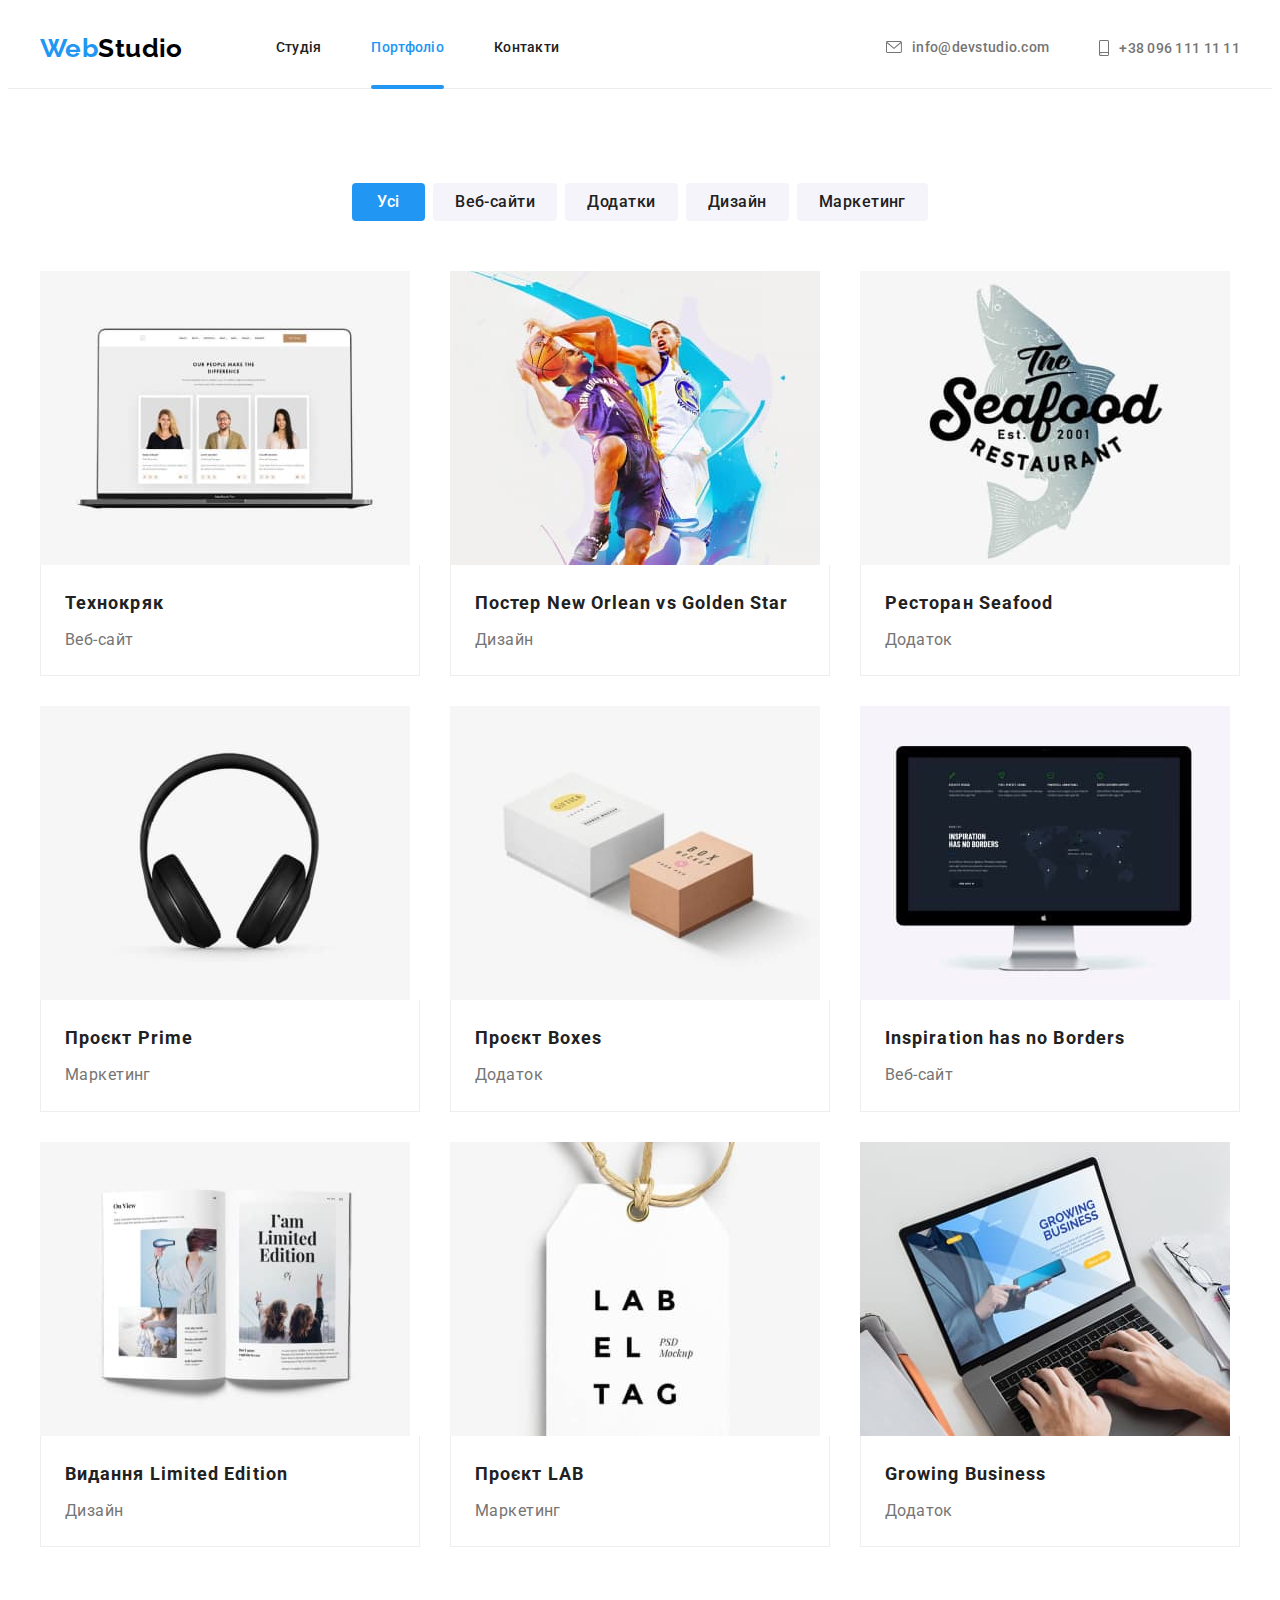
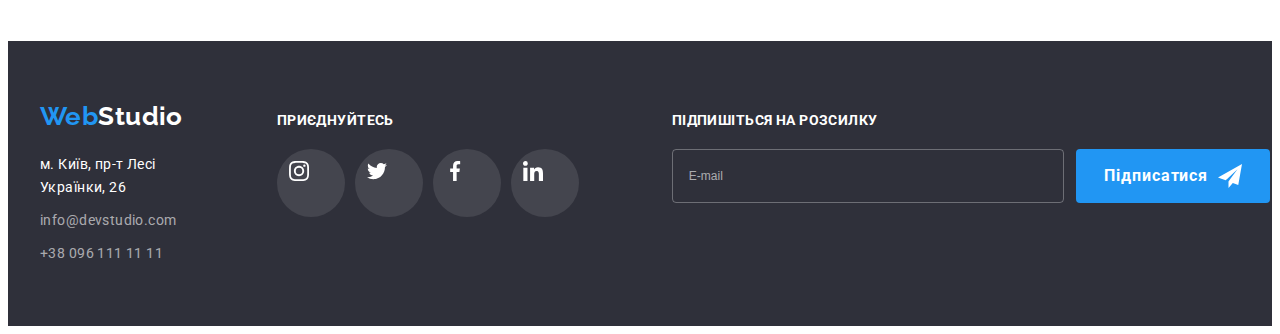
<file: portfolio.html>
<!DOCTYPE html>
<html lang="uk">
  <head>
    <meta charset="UTF-8" />
    <meta http-equiv="X-UA-Compatible" content="IE=edge" />
    <meta name="viewport" content="width=device-width, initial-scale=1.0" />
    <link rel="preconnect" href="https://fonts.googleapis.com" />
    <link rel="preconnect" href="https://fonts.gstatic.com" crossorigin />
    <link
      href="https://fonts.googleapis.com/css2?family=Raleway:wght@700&family=Roboto:wght@400;500;700;900&display=swap"
      rel="stylesheet"
    />
    <link
      rel="stylesheet"
      href="https://cdnjs.cloudflare.com/ajax/libs/modern-normalize/1.1.0/modern-normalize.min.css"
      integrity="sha512-wpPYUAdjBVSE4KJnH1VR1HeZfpl1ub8YT/NKx4PuQ5NmX2tKuGu6U/JRp5y+Y8XG2tV+wKQpNHVUX03MfMFn9Q=="
      crossorigin="anonymous"
      referrerpolicy="no-referrer"
    />
    <link rel="stylesheet" href="./css/main.min.css" />
    <title>Портфоліо</title>
  </head>
  <body>
    <!-- Шапка сайту -->
    <header class="site-header">
      <div class="site-header__container container">
        <a href="./index.html" class="logo"
          ><span class="logo__accent">Web</span>Studio</a
        >

        <div class="site-menu" id="site-menu">
          <button class="menu-button menu-button--close">
            <svg class="menu-button__icon" height="40" width="40">
              <use href="./images/icons.svg#icon-close_menu"></use>
            </svg>
          </button>

          <nav class="site-nav">
            <ul class="site-nav__list">
              <li class="site-nav__item">
                <a class="site-nav__link" href="./index.html">Студія</a>
              </li>
              <li class="site-nav__item">
                <a
                  class="site-nav__link site-nav__link--current"
                  href="./portfolio.html"
                  >Портфоліо</a
                >
              </li>
              <li class="site-nav__item">
                <a class="site-nav__link" href="">Контакти</a>
              </li>
            </ul>
          </nav>

          <ul class="header-contacts">
            <li class="header-contacts__item">
              <a class="header-contacts__link" href="mailto:info@devstudio.com">
                <svg
                  class="header-contacts__icon icon-envelope"
                  height="12"
                  width="16"
                >
                  <use href="./images/icons.svg#icon-envelope"></use></svg
                >info@devstudio.com</a
              >
            </li>
            <li class="header-contacts__item">
              <a class="header-contacts__link" href="tel:+380961111111">
                <svg
                  class="header-contacts__icon icon-smartphone"
                  height="16"
                  width="10"
                >
                  <use href="./images/icons.svg#icon-smartphone"></use></svg
                >+38 096 111 11 11</a
              >
            </li>
          </ul>

          <ul class="social-links">
            <li class="social-links__item">
              <a class="social-links__link" href="">Instagram</a>
            </li>
            <li class="social-links__item">
              <a class="social-links__link" href="">Twitter</a>
            </li>
            <li class="social-links__item">
              <a class="social-links__link" href="">Facebook</a>
            </li>
            <li class="social-links__item">
              <a class="social-links__link" href="">LinkedIn</a>
            </li>
          </ul>
        </div>

        <button
          class="menu-button menu-button--open"
          aria-expanded="false"
          aria-controls="site-menu"
        >
          <svg class="menu-button__icon" height="40" width="40">
            <use href="./images/icons.svg#icon-open_menu"></use>
          </svg>
        </button>
      </div>
    </header>
    <!-- Основний контент -->
    <main>
      <!-- Секція наші продукти -->
      <section class="portfolio section">
        <div class="container">
          <h1 class="portfolio__heading visibility-hidden">Наше портфоліо</h1>

          <ul class="portfolio-filter">
            <li class="portfolio-filter__item">
              <button
                type="button"
                class="button portfolio-filter__button portfolio-filter__button--active"
              >
                Усі
              </button>
            </li>
            <li class="portfolio-filter__item">
              <button type="button" class="button portfolio-filter__button">
                Веб-сайти
              </button>
            </li>
            <li class="portfolio-filter__item">
              <button type="button" class="button portfolio-filter__button">
                Додатки
              </button>
            </li>
            <li class="portfolio-filter__item">
              <button type="button" class="button portfolio-filter__button">
                Дизайн
              </button>
            </li>
            <li class="portfolio-filter__item">
              <button type="button" class="button portfolio-filter__button">
                Маркетинг
              </button>
            </li>
          </ul>

          <ul class="portfolio-cards">
            <li class="portfolio-cards__item">
              <a href="" class="portfolio-cards__link">
                <div class="portfolio-cards__thumb">
                  <picture>
                    <source
                      srcset="
                        ./images/technoquack.jpg    1x,
                        ./images/technoquack@2x.jpg 2x
                      "
                      media="(min-width: 1200px)"
                    />
                    <source
                      srcset="
                        ./images/technoquack-tablet.jpg    1x,
                        ./images/technoquack-tablet@2x.jpg 2x
                      "
                      media="(min-width: 768px)"
                    />
                    <source
                      srcset="
                        ./images/technoquack-mobile.jpg    1x,
                        ./images/technoquack-mobile@2x.jpg 2x
                      "
                      media="(max-width: 767px)"
                    />
                    <img
                      class="portfolio-cards__image image-block"
                      src="./images/technoquack.jpg"
                      alt="ноутбук з відкритим сайтом"
                    />
                  </picture>
                  <p class="portfolio-cards__description">
                    Ресурс пропонує комплексні пропозиції з різним рівнем
                    функціоналу та сервісів. Все це дозволить відвідувачу
                    отримати вичерпні відомості про компанію чи приватну особу.
                  </p>
                </div>
                <div class="portfolio-cards__title">
                  <h2 class="portfolio-cards__heading">Технокряк</h2>
                  <p class="portfolio-cards__text">Веб-сайт</p>
                </div>
              </a>
            </li>
            <li class="portfolio-cards__item">
              <a href="" class="portfolio-cards__link">
                <div class="portfolio-cards__thumb">
                  <picture>
                    <source
                      srcset="
                        ./images/new-orleans-vs-golden-star-poster.jpg    1x,
                        ./images/new-orleans-vs-golden-star-poster@2x.jpg 2x
                      "
                      media="(min-width: 1200px)"
                    />
                    <source
                      srcset="
                        ./images/new-orleans-vs-golden-star-poster-tablet.jpg    1x,
                        ./images/new-orleans-vs-golden-star-poster-tablet@2x.jpg 2x
                      "
                      media="(min-width: 768px)"
                    />
                    <source
                      srcset="
                        ./images/new-orleans-vs-golden-star-poster-mobile.jpg    1x,
                        ./images/new-orleans-vs-golden-star-poster-mobile@2x.jpg 2x
                      "
                      media="(max-width: 767px)"
                    />
                    <img
                      class="portfolio-cards__image image-block"
                      src="./images/new-orleans-vs-golden-star-poster.jpg"
                      alt="баскетболісти з м'ячем"
                    />
                  </picture>
                  <p class="portfolio-cards__description">
                    Ресурс пропонує комплексні пропозиції з різним рівнем
                    функціоналу та сервісів. Все це дозволить відвідувачу
                    отримати вичерпні відомості про компанію чи приватну особу.
                  </p>
                </div>
                <div class="portfolio-cards__title">
                  <h2 class="portfolio-cards__heading">
                    Постер New Orlean vs Golden Star
                  </h2>
                  <p class="portfolio-cards__text">Дизайн</p>
                </div>
              </a>
            </li>
            <li class="portfolio-cards__item">
              <a href="" class="portfolio-cards__link">
                <div class="portfolio-cards__thumb">
                  <picture>
                    <source
                      srcset="
                        ./images/seafood-restaurant.jpg    1x,
                        ./images/seafood-restaurant@2x.jpg 2x
                      "
                      media="(min-width: 1200px)"
                    />
                    <source
                      srcset="
                        ./images/seafood-restaurant-tablet.jpg    1x,
                        ./images/seafood-restaurant-tablet@2x.jpg 2x
                      "
                      media="(min-width: 768px)"
                    />
                    <source
                      srcset="
                        ./images/seafood-restaurant-mobile.jpg    1x,
                        ./images/seafood-restaurant-mobile@2x.jpg 2x
                      "
                      media="(max-width: 767px)"
                    />
                    <img
                      class="portfolio-cards__image image-block"
                      src="./images/seafood-restaurant.jpg"
                      alt="риба з текстом"
                    />
                  </picture>
                  <p class="portfolio-cards__description">
                    Ресурс пропонує комплексні пропозиції з різним рівнем
                    функціоналу та сервісів. Все це дозволить відвідувачу
                    отримати вичерпні відомості про компанію чи приватну особу.
                  </p>
                </div>
                <div class="portfolio-cards__title">
                  <h2 class="portfolio-cards__heading">Ресторан Seafood</h2>
                  <p class="portfolio-cards__text">Додаток</p>
                </div>
              </a>
            </li>
            <li class="portfolio-cards__item">
              <a href="" class="portfolio-cards__link">
                <div class="portfolio-cards__thumb">
                  <picture>
                    <source
                      srcset="
                        ./images/project-prime.jpg    1x,
                        ./images/project-prime@2x.jpg 2x
                      "
                      media="(min-width: 1200px)"
                    />
                    <source
                      srcset="
                        ./images/project-prime-tablet.jpg    1x,
                        ./images/project-prime-tablet@2x.jpg 2x
                      "
                      media="(min-width: 768px)"
                    />
                    <source
                      srcset="
                        ./images/project-prime-mobile.jpg    1x,
                        ./images/project-prime-mobile@2x.jpg 2x
                      "
                      media="(max-width: 767px)"
                    />
                    <img
                      class="portfolio-cards__image image-block"
                      src="./images/project-prime.jpg"
                      alt="чорні навушники"
                    />
                  </picture>
                  <p class="portfolio-cards__description">
                    Ресурс пропонує комплексні пропозиції з різним рівнем
                    функціоналу та сервісів. Все це дозволить відвідувачу
                    отримати вичерпні відомості про компанію чи приватну особу.
                  </p>
                </div>
                <div class="portfolio-cards__title">
                  <h2 class="portfolio-cards__heading">Проєкт Prime</h2>
                  <p class="portfolio-cards__text">Маркетинг</p>
                </div>
              </a>
            </li>
            <li class="portfolio-cards__item">
              <a href="" class="portfolio-cards__link">
                <div class="portfolio-cards__thumb">
                  <picture>
                    <source
                      srcset="
                        ./images/project-boxes.jpg    1x,
                        ./images/project-boxes@2x.jpg 2x
                      "
                      media="(min-width: 1200px)"
                    />
                    <source
                      srcset="
                        ./images/project-boxes-tablet.jpg    1x,
                        ./images/project-boxes-tablet@2x.jpg 2x
                      "
                      media="(min-width: 768px)"
                    />
                    <source
                      srcset="
                        ./images/project-boxes-mobile.jpg    1x,
                        ./images/project-boxes-mobile@2x.jpg 2x
                      "
                      media="(max-width: 767px)"
                    />
                    <img
                      class="portfolio-cards__image image-block"
                      src="./images/project-boxes.jpg"
                      alt="дві коробочки"
                    />
                  </picture>
                  <p class="portfolio-cards__description">
                    Ресурс пропонує комплексні пропозиції з різним рівнем
                    функціоналу та сервісів. Все це дозволить відвідувачу
                    отримати вичерпні відомості про компанію чи приватну особу.
                  </p>
                </div>
                <div class="portfolio-cards__title">
                  <h2 class="portfolio-cards__heading">Проєкт Boxes</h2>
                  <p class="portfolio-cards__text">Додаток</p>
                </div>
              </a>
            </li>
            <li class="portfolio-cards__item">
              <a href="" class="portfolio-cards__link">
                <div class="portfolio-cards__thumb">
                  <picture>
                    <source
                      srcset="
                        ./images/inspiration-has-no-borders.jpg    1x,
                        ./images/inspiration-has-no-borders@2x.jpg 2x
                      "
                      media="(min-width: 1200px)"
                    />
                    <source
                      srcset="
                        ./images/inspiration-has-no-borders-tablet.jpg    1x,
                        ./images/inspiration-has-no-borders-tablet@2x.jpg 2x
                      "
                      media="(min-width: 768px)"
                    />
                    <source
                      srcset="
                        ./images/inspiration-has-no-borders-mobile.jpg    1x,
                        ./images/inspiration-has-no-borders-mobile@2x.jpg 2x
                      "
                      media="(max-width: 767px)"
                    />
                    <img
                      class="portfolio-cards__image image-block"
                      src="./images/inspiration-has-no-borders.jpg"
                      alt="монітор з картою світу"
                    />
                  </picture>
                  <p class="portfolio-cards__description">
                    Ресурс пропонує комплексні пропозиції з різним рівнем
                    функціоналу та сервісів. Все це дозволить відвідувачу
                    отримати вичерпні відомості про компанію чи приватну особу.
                  </p>
                </div>
                <div class="portfolio-cards__title">
                  <h2 class="portfolio-cards__heading">
                    Inspiration has no Borders
                  </h2>
                  <p class="portfolio-cards__text">Веб-сайт</p>
                </div>
              </a>
            </li>
            <li class="portfolio-cards__item">
              <a href="" class="portfolio-cards__link">
                <div class="portfolio-cards__thumb">
                  <picture>
                    <source
                      srcset="
                        ./images/edition-limited-edition.jpg    1x,
                        ./images/edition-limited-edition@2x.jpg 2x
                      "
                      media="(min-width: 1200px)"
                    />
                    <source
                      srcset="
                        ./images/edition-limited-edition-tablet.jpg    1x,
                        ./images/edition-limited-edition-tablet@2x.jpg 2x
                      "
                      media="(min-width: 768px)"
                    />
                    <source
                      srcset="
                        ./images/edition-limited-edition-mobile.jpg    1x,
                        ./images/edition-limited-edition-mobile@2x.jpg 2x
                      "
                      media="(max-width: 767px)"
                    />
                    <img
                      class="portfolio-cards__image image-block"
                      src="./images/edition-limited-edition.jpg"
                      alt="відкритий журнал"
                    />
                  </picture>
                  <p class="portfolio-cards__description">
                    Ресурс пропонує комплексні пропозиції з різним рівнем
                    функціоналу та сервісів. Все це дозволить відвідувачу
                    отримати вичерпні відомості про компанію чи приватну особу.
                  </p>
                </div>
                <div class="portfolio-cards__title">
                  <h2 class="portfolio-cards__heading">
                    Видання Limited Edition
                  </h2>
                  <p class="portfolio-cards__text">Дизайн</p>
                </div>
              </a>
            </li>
            <li class="portfolio-cards__item">
              <a href="" class="portfolio-cards__link">
                <div class="portfolio-cards__thumb">
                  <picture>
                    <source
                      srcset="
                        ./images/lab-project.jpg    1x,
                        ./images/lab-project@2x.jpg 2x
                      "
                      media="(min-width: 1200px)"
                    />
                    <source
                      srcset="
                        ./images/lab-project-tablet.jpg    1x,
                        ./images/lab-project-tablet@2x.jpg 2x
                      "
                      media="(min-width: 768px)"
                    />
                    <source
                      srcset="
                        ./images/lab-project-mobile.jpg    1x,
                        ./images/lab-project-mobile@2x.jpg 2x
                      "
                      media="(max-width: 767px)"
                    />
                    <img
                      class="portfolio-cards__image image-block"
                      src="./images/lab-project.jpg"
                      alt="етикетка на нитці"
                    />
                  </picture>
                  <p class="portfolio-cards__description">
                    Ресурс пропонує комплексні пропозиції з різним рівнем
                    функціоналу та сервісів. Все це дозволить відвідувачу
                    отримати вичерпні відомості про компанію чи приватну особу.
                  </p>
                </div>
                <div class="portfolio-cards__title">
                  <h2 class="portfolio-cards__heading">Проєкт LAB</h2>
                  <p class="portfolio-cards__text">Маркетинг</p>
                </div>
              </a>
            </li>
            <li class="portfolio-cards__item">
              <a href="" class="portfolio-cards__link">
                <div class="portfolio-cards__thumb">
                  <picture>
                    <source
                      srcset="
                        ./images/growing-business.jpg    1x,
                        ./images/growing-business@2x.jpg 2x
                      "
                      media="(min-width: 1200px)"
                    />
                    <source
                      srcset="
                        ./images/growing-business-tablet.jpg    1x,
                        ./images/growing-business-tablet@2x.jpg 2x
                      "
                      media="(min-width: 768px)"
                    />
                    <source
                      srcset="
                        ./images/growing-business-mobile.jpg    1x,
                        ./images/growing-business-mobile@2x.jpg 2x
                      "
                      media="(max-width: 767px)"
                    />
                    <img
                      class="portfolio-cards__image image-block"
                      src="./images/growing-business.jpg"
                      alt="руки на клавіатурі ноутбуку"
                    />
                  </picture>
                  <p class="portfolio-cards__description">
                    Ресурс пропонує комплексні пропозиції з різним рівнем
                    функціоналу та сервісів. Все це дозволить відвідувачу
                    отримати вичерпні відомості про компанію чи приватну особу.
                  </p>
                </div>
                <div class="portfolio-cards__title">
                  <h2 class="portfolio-cards__heading">Growing Business</h2>
                  <p class="portfolio-cards__text">Додаток</p>
                </div>
              </a>
            </li>
          </ul>
        </div>
      </section>
    </main>
    <!-- Підвал сайту -->
    <footer class="site-footer">
      <div class="site-footer__container container">
        <div class="site-footer__links-section">
          <div class="site-footer__nav-links">
            <a href="./index.html" class="logo site-footer__logo"
              ><span class="logo__accent">Web</span>Studio</a
            >
            <address class="footer-contacts">
              <ul>
                <li class="footer-contacts__item">
                  <a
                    class="footer-contacts__link footer-contacts__link--address"
                    href="https://goo.gl/maps/XUFfffDGWBc9zeDt5"
                    >м. Київ, пр-т Лесі Українки, 26</a
                  >
                </li>
                <li class="footer-contacts__item">
                  <a
                    class="footer-contacts__link"
                    href="mailto:info@devstudio.com"
                    >info@devstudio.com</a
                  >
                </li>
                <li class="footer-contacts__item">
                  <a class="footer-contacts__link" href="tel:+380961111111"
                    >+38 096 111 11 11</a
                  >
                </li>
              </ul>
            </address>
          </div>

          <div class="site-footer__social-buttons">
            <p class="site-footer__heading">Приєднуйтесь</p>
            <ul class="site-footer__social-list social-buttons">
              <li class="social-buttons__item">
                <a
                  href=""
                  class="site-footer__social-link social-buttons__link"
                >
                  <svg class="social-buttons__icon" height="20" width="20">
                    <use href="./images/icons.svg#icon-instagram"></use>
                  </svg>
                </a>
              </li>
              <li class="social-buttons__item">
                <a
                  href=""
                  class="site-footer__social-link social-buttons__link"
                >
                  <svg class="social-buttons__icon" height="20" width="20">
                    <use href="./images/icons.svg#icon-twitter"></use>
                  </svg>
                </a>
              </li>
              <li class="social-buttons__item">
                <a
                  href=""
                  class="site-footer__social-link social-buttons__link"
                >
                  <svg class="social-buttons__icon" height="20" width="20">
                    <use href="./images/icons.svg#icon-facebook"></use>
                  </svg>
                </a>
              </li>
              <li class="social-buttons__item">
                <a
                  href=""
                  class="site-footer__social-link social-buttons__link"
                >
                  <svg class="social-buttons__icon" height="20" width="20">
                    <use href="./images/icons.svg#icon-linkedin"></use>
                  </svg>
                </a>
              </li>
            </ul>
          </div>
        </div>

        <div class="site-footer__subscription subscription">
          <form
            class="subscription__form"
            name="subscription_form"
            autocomplete="off"
          >
            <p class="site-footer__heading">Підпишіться на розсилку</p>
            <div class="subscription__form-group">
              <input
                class="subscription__email-input"
                type="email"
                name="email"
                placeholder="E-mail"
                aria-label="E-mail"
              />
              <button
                class="button big-button subscription__submit-button"
                type="submit"
              >
                Підписатися
                <svg class="subscription__icon" height="24" width="24">
                  <use href="./images/icons.svg#icon-send"></use>
                </svg>
              </button>
            </div>
          </form>
        </div>
      </div>
    </footer>
    <!-- Скрипти -->
    <script src="./js/mobile-menu.js"></script>
  </body>
</html>
</file>
<file: css/main.min.css>
h1,h2,h3,h4,h5,h6,p,ul{margin:0;padding:0}ul{list-style:none}body{font-family:"Roboto",sans-serif;font-weight:400;font-size:14px;line-height:1.71;letter-spacing:.03em;color:#212121}.container{margin-left:auto;margin-right:auto;padding-left:15px;padding-right:15px;width:480px}@media screen and (max-width: 480px){.container{width:100%}}@media screen and (min-width: 768px){.container{width:768px}}@media screen and (min-width: 1200px){.container{width:1200px}}.section{padding-top:60px;padding-bottom:60px}@media screen and (min-width: 1200px){.section{padding-top:94px;padding-bottom:94px}}.image-block{display:block}.text-center{text-align:center}.heading{font-size:28px;line-height:1.17;text-align:center}@media screen and (min-width: 1200px){.heading{font-size:36px}}.visibility-hidden{position:absolute;white-space:nowrap;width:1px;height:1px;overflow:hidden;border:0;padding:0;clip:rect(0 0 0 0);-webkit-clip-path:inset(50%);clip-path:inset(50%);margin:-1px}.header-contacts__link,.site-nav__link{display:inline-block;font-size:40px;font-weight:500;line-height:1.17;letter-spacing:.02em;text-decoration:none;color:#212121;-webkit-transition:color 250ms cubic-bezier(0.4, 0, 0.2, 1);transition:color 250ms cubic-bezier(0.4, 0, 0.2, 1)}.header-contacts__link:hover,.site-nav__link:hover,.header-contacts__link:focus,.site-nav__link:focus{color:#2196f3}@media screen and (min-width: 768px){.header-contacts__link,.site-nav__link{position:relative;padding-top:32px;padding-bottom:32px;font-size:inherit;line-height:1.14}}.button{font-family:inherit;cursor:pointer}.big-button{padding-top:10px;padding-bottom:10px;font-weight:700;font-size:16px;line-height:1.88;text-align:center;letter-spacing:.06em;border:0 solid rgba(0,0,0,0);border-radius:4px;color:#fff;background-color:#2196f3;-webkit-transition:background-color 250ms cubic-bezier(0.4, 0, 0.2, 1);transition:background-color 250ms cubic-bezier(0.4, 0, 0.2, 1)}.big-button:hover,.big-button:focus{background-color:#188ce8}.logo{font-family:"Raleway",sans-serif;font-weight:700;font-size:26px;line-height:1.19;text-decoration:none;color:#000}.logo__accent{color:#2196f3}.site-header{padding-top:10px;padding-bottom:10px;border-bottom:1px solid #ececec}@media screen and (min-width: 768px){.site-header{padding-top:0;padding-bottom:0}}.site-header__container{display:-webkit-box;display:-ms-flexbox;display:flex;-webkit-box-align:center;-ms-flex-align:center;align-items:center;-webkit-box-pack:justify;-ms-flex-pack:justify;justify-content:space-between}@media screen and (min-width: 768px){.site-header__container{-webkit-box-pack:start;-ms-flex-pack:start;justify-content:flex-start}}.site-menu{display:-webkit-box;display:-ms-flexbox;display:flex;-webkit-box-pack:justify;-ms-flex-pack:justify;justify-content:space-between;-ms-flex-preferred-size:100%;flex-basis:100%;padding:48px 40px}@media screen and (max-width: 767px){.site-menu{position:fixed;left:0;top:0;z-index:999;height:100%;width:100%;-webkit-box-orient:vertical;-webkit-box-direction:normal;-ms-flex-direction:column;flex-direction:column;background-color:#fff;-webkit-transform:translateX(100%);transform:translateX(100%);-webkit-transition:-webkit-transform 250ms cubic-bezier(0.4, 0, 0.2, 1);transition:-webkit-transform 250ms cubic-bezier(0.4, 0, 0.2, 1);transition:transform 250ms cubic-bezier(0.4, 0, 0.2, 1);transition:transform 250ms cubic-bezier(0.4, 0, 0.2, 1), -webkit-transform 250ms cubic-bezier(0.4, 0, 0.2, 1)}.site-menu--opened{-webkit-transform:translateX(0);transform:translateX(0)}}@media screen and (min-width: 768px){.site-menu{-webkit-box-align:center;-ms-flex-align:center;align-items:center;padding:0}}@media screen and (min-width: 768px){.site-nav{margin-left:93px}}@media screen and (min-width: 768px){.site-nav__list{display:-webkit-box;display:-ms-flexbox;display:flex}}.site-nav__item:not(:first-child){margin-top:35px}@media screen and (min-width: 768px){.site-nav__item:not(:first-child){margin-top:0;margin-left:50px}}.site-nav__link--current{color:#2196f3}@media screen and (min-width: 768px){.site-nav__link--current::after{position:absolute;left:0;bottom:-1px;content:"";display:block;height:4px;width:100%;border-radius:2px;background-color:#2196f3}}.header-contacts{display:-webkit-box;display:-ms-flexbox;display:flex;-webkit-box-orient:vertical;-webkit-box-direction:reverse;-ms-flex-direction:column-reverse;flex-direction:column-reverse}@media screen and (max-width: 767px){.header-contacts{margin-top:auto}}@media screen and (min-width: 768px)and (max-width: 1199px){.header-contacts{-webkit-box-orient:vertical;-webkit-box-direction:normal;-ms-flex-direction:column;flex-direction:column}}@media screen and (min-width: 1200px){.header-contacts{-webkit-box-orient:horizontal;-webkit-box-direction:normal;-ms-flex-direction:row;flex-direction:row}}@media screen and (min-width: 1200px){.header-contacts__item:last-child{margin-left:50px}}.header-contacts__link{color:#757575}@media screen and (max-width: 767px){.header-contacts__item:last-child>.header-contacts__link{font-size:34px;color:#2196f3}}@media screen and (max-width: 767px)and (max-width: 480px){.header-contacts__item:last-child>.header-contacts__link{font-size:27px}}@media screen and (max-width: 767px){.header-contacts__item:first-child>.header-contacts__link{margin-top:32px;font-size:24px}}@media screen and (min-width: 768px)and (max-width: 1199px){.header-contacts__link{padding-top:0;padding-bottom:0}}.header-contacts__icon{--color4: currentColor;margin-right:10px}.header-contacts__icon.icon-envelope{vertical-align:-0.1em}.header-contacts__icon.icon-smartphone{vertical-align:-0.25em}@media screen and (max-width: 767px){.header-contacts__icon{display:none}}.social-links{display:-webkit-box;display:-ms-flexbox;display:flex;-ms-flex-wrap:wrap;flex-wrap:wrap;-webkit-box-align:baseline;-ms-flex-align:baseline;align-items:baseline;margin-top:64px}@media screen and (min-width: 768px){.social-links{display:none}}.social-links__item{position:relative;font-size:18px;line-height:1.22}.social-links__item:not(:last-child){padding-right:10px;margin-right:10px;border-right:1px solid rgba(33,33,33,.2)}@media screen and (max-width: 480px){.social-links__item{font-size:10px}}.social-links__link{font-weight:500;letter-spacing:.02em;text-decoration:none;color:#2196f3}.hero{display:-webkit-box;display:-ms-flexbox;display:flex;-webkit-box-orient:vertical;-webkit-box-direction:normal;-ms-flex-direction:column;flex-direction:column;-webkit-box-pack:center;-ms-flex-pack:center;justify-content:center;min-height:400px;background-image:-webkit-gradient(linear, left top, left bottom, from(rgba(47, 48, 58, 0.4)), to(rgba(47, 48, 58, 0.4))),url(../images/hero-mobile.jpg);background-image:linear-gradient(rgba(47, 48, 58, 0.4), rgba(47, 48, 58, 0.4)),url(../images/hero-mobile.jpg);background-color:#2f303a;background-repeat:no-repeat;background-position:center;background-size:480px}@media(min-device-pixel-ratio: 2),(-webkit-min-device-pixel-ratio: 2),(min-resolution: 192dpi),(min-resolution: 2dppx){.hero{background-image:-webkit-gradient(linear, left top, left bottom, from(rgba(47, 48, 58, 0.4)), to(rgba(47, 48, 58, 0.4))),url(../images/hero-mobile@2x.jpg);background-image:linear-gradient(rgba(47, 48, 58, 0.4), rgba(47, 48, 58, 0.4)),url(../images/hero-mobile@2x.jpg)}}@media screen and (min-width: 768px){.hero{background-size:768px;background-image:-webkit-gradient(linear, left top, left bottom, from(rgba(47, 48, 58, 0.4)), to(rgba(47, 48, 58, 0.4))),url(../images/hero-tablet.jpg);background-image:linear-gradient(rgba(47, 48, 58, 0.4), rgba(47, 48, 58, 0.4)),url(../images/hero-tablet.jpg)}}@media screen and (min-width: 768px)and (min-device-pixel-ratio: 2),screen and (min-width: 768px)and (-webkit-min-device-pixel-ratio: 2),screen and (min-width: 768px)and (min-resolution: 192dpi),screen and (min-width: 768px)and (min-resolution: 2dppx){.hero{background-image:-webkit-gradient(linear, left top, left bottom, from(rgba(47, 48, 58, 0.4)), to(rgba(47, 48, 58, 0.4))),url(../images/hero-tablet@2x.jpg);background-image:linear-gradient(rgba(47, 48, 58, 0.4), rgba(47, 48, 58, 0.4)),url(../images/hero-tablet@2x.jpg)}}@media screen and (min-width: 1200px){.hero{min-height:600px;background-size:1600px;background-image:-webkit-gradient(linear, left top, left bottom, from(rgba(47, 48, 58, 0.4)), to(rgba(47, 48, 58, 0.4))),url(../images/hero.jpg);background-image:linear-gradient(rgba(47, 48, 58, 0.4), rgba(47, 48, 58, 0.4)),url(../images/hero.jpg)}}@media screen and (min-width: 1200px)and (min-device-pixel-ratio: 2),screen and (min-width: 1200px)and (-webkit-min-device-pixel-ratio: 2),screen and (min-width: 1200px)and (min-resolution: 192dpi),screen and (min-width: 1200px)and (min-resolution: 2dppx){.hero{background-image:-webkit-gradient(linear, left top, left bottom, from(rgba(47, 48, 58, 0.4)), to(rgba(47, 48, 58, 0.4))),url(../images/hero@2x.jpg);background-image:linear-gradient(rgba(47, 48, 58, 0.4), rgba(47, 48, 58, 0.4)),url(../images/hero@2x.jpg)}}.hero__container{text-align:center}.hero__heading{font-weight:900;font-size:26px;line-height:1.62;letter-spacing:.06em;text-transform:uppercase;color:#fff}@media screen and (min-width: 1200px){.hero__heading{font-size:44px;line-height:1.36}}.hero__button{margin-top:30px;padding-left:32px;padding-right:32px}@media screen and (min-width: 768px){.features-list{display:-webkit-box;display:-ms-flexbox;display:flex;-ms-flex-wrap:wrap;flex-wrap:wrap}}@media screen and (min-width: 768px)and (max-width: 1199px){.features-list{margin-top:-30px}}@media screen and (min-width: 1200px){.features-list{-ms-flex-wrap:nowrap;flex-wrap:nowrap}}@media screen and (max-width: 767px){.features-list__item:not(:first-child){margin-top:30px}}@media screen and (min-width: 768px)and (max-width: 1199px){.features-list__item{-ms-flex-preferred-size:calc((100% - 30px)/2);flex-basis:calc((100% - 30px)/2);margin-top:30px}.features-list__item:nth-child(even){margin-left:30px}}@media screen and (min-width: 1200px){.features-list__item{-ms-flex-preferred-size:calc((100% - 30px * 3)/4);flex-basis:calc((100% - 30px * 3)/4)}.features-list__item:not(:first-child){margin-left:30px}}.features-list__thumb{padding-top:25px;padding-bottom:25px;border-radius:4px;background-color:#f5f4fa}.features-list__icon{display:block;margin-left:auto;margin-right:auto}.features-list__heading{margin-top:30px;font-size:14px;line-height:1.14;text-transform:uppercase}@media screen and (max-width: 767px){.features-list__heading{text-align:center}}.features-list__text{margin-top:10px;color:#757575}.competence{padding-top:0}@media screen and (max-width: 1200px){.competence{display:none}}.competence-list{display:-webkit-box;display:-ms-flexbox;display:flex;margin-top:50px}.competence-list__item{-ms-flex-preferred-size:calc((100% - 30px * 2)/43);flex-basis:calc((100% - 30px * 2)/43)}.competence-list__item:not(:first-child){margin-left:30px}.competence-list__link{position:relative;display:block}.competence-list__caption{position:absolute;left:0;bottom:0;display:block;width:100%;padding-top:27px;padding-bottom:27px;text-align:center;text-transform:uppercase;font-weight:700;line-height:1.17;color:#fff;background-color:rgba(47,48,58,.8)}.team{background-color:#f5f4fa}.team-cards{margin-top:30px}@media screen and (min-width: 768px){.team-cards{display:-webkit-box;display:-ms-flexbox;display:flex}}@media screen and (min-width: 768px)and (max-width: 1199px){.team-cards{-ms-flex-wrap:wrap;flex-wrap:wrap;margin-top:30px-30px}}@media screen and (min-width: 1200px){.team-cards{margin-top:50px}}.team-cards__item{background-color:#fff;-webkit-box-shadow:0px 1px 3px rgba(0,0,0,.12),0px 1px 1px rgba(0,0,0,.14),0px 2px 1px rgba(0,0,0,.2);box-shadow:0px 1px 3px rgba(0,0,0,.12),0px 1px 1px rgba(0,0,0,.14),0px 2px 1px rgba(0,0,0,.2);border-radius:0px 0px 4px 4px}@media screen and (max-width: 767px){.team-cards__item:not(:first-child){margin-top:30px}.team-cards__item>.image-block{margin-left:auto;margin-right:auto}}@media screen and (min-width: 768px)and (max-width: 1199px){.team-cards__item{-ms-flex-preferred-size:calc((100% - 30px)/2);flex-basis:calc((100% - 30px)/2);margin-top:30px}.team-cards__item:nth-child(even){margin-left:30px}}@media screen and (min-width: 1200px){.team-cards__item{-ms-flex-preferred-size:calc((100% - 30px * 3)/4);flex-basis:calc((100% - 30px * 3)/4)}.team-cards__item:not(:first-child){margin-left:30px}}@media screen and (max-width: 480px){.team-cards__thumb{display:-webkit-box;display:-ms-flexbox;display:flex;-webkit-box-pack:center;-ms-flex-pack:center;justify-content:center;-webkit-box-align:center;-ms-flex-align:center;align-items:center;overflow:hidden}}@media screen and (max-width: 480px){.team-cards__image{height:100%;width:auto}}.team-cards__description{padding-top:30px;padding-bottom:30px;padding-left:24px;padding-right:24px}.team-cards__heading{font-weight:500;font-size:16px;line-height:1.19}.team-cards__position{margin-top:10px;font-size:16px;line-height:1.19;color:#757575}.team-cards__social-buttons{margin-top:16px;-webkit-box-pack:center;-ms-flex-pack:center;justify-content:center}.social-buttons{display:-webkit-box;display:-ms-flexbox;display:flex}.social-buttons__item:not(:last-child){margin-right:10px}.social-buttons__link{display:inline-block;height:44px;width:44px;padding:12px;border-radius:50%;color:#afb1b8;background-color:none;-webkit-transition:color 250ms cubic-bezier(0.4, 0, 0.2, 1),background-color 250ms cubic-bezier(0.4, 0, 0.2, 1);transition:color 250ms cubic-bezier(0.4, 0, 0.2, 1),background-color 250ms cubic-bezier(0.4, 0, 0.2, 1)}.social-buttons__link:hover,.social-buttons__link:focus{color:#fff;background-color:#2196f3}.social-buttons__icon{--color1: currentColor}.clients__list{display:-webkit-box;display:-ms-flexbox;display:flex;-ms-flex-wrap:wrap;flex-wrap:wrap;margin-top:30px-30px;margin-left:calc(30px * -1)}@media screen and (min-width: 1200px){.clients__list{margin-top:50px}}.clients__item{-ms-flex-preferred-size:calc((100% - 30px * 2)/2);flex-basis:calc((100% - 30px * 2)/2);margin-top:30px;margin-left:30px}@media screen and (min-width: 768px){.clients__item{-ms-flex-preferred-size:calc((100% - 30px * 3)/3);flex-basis:calc((100% - 30px * 3)/3)}}@media screen and (min-width: 1200px){.clients__item{-ms-flex-preferred-size:calc((100% - 30px * 6)/6);flex-basis:calc((100% - 30px * 6)/6);margin-top:0}}.clients__link{display:block;padding-top:15px;padding-bottom:15px;border-radius:4px;color:#afb1b8;border:1px solid #afb1b8;-webkit-transition:color 250ms cubic-bezier(0.4, 0, 0.2, 1),border-color 250ms cubic-bezier(0.4, 0, 0.2, 1);transition:color 250ms cubic-bezier(0.4, 0, 0.2, 1),border-color 250ms cubic-bezier(0.4, 0, 0.2, 1)}.clients__link:hover,.clients__link:focus{color:#2196f3;border-color:#2196f3}.clients__icon{--color1: currentColor;display:block;margin-left:auto;margin-right:auto}.site-footer{padding-top:60px;padding-bottom:60px;background-color:#2f303a}.site-footer__container{text-align:center}@media screen and (min-width: 1200px){.site-footer__container{display:-webkit-box;display:-ms-flexbox;display:flex;-webkit-box-align:baseline;-ms-flex-align:baseline;align-items:baseline;text-align:left}}@media screen and (min-width: 768px){.site-footer__links-section{display:-webkit-box;display:-ms-flexbox;display:flex;-webkit-box-align:baseline;-ms-flex-align:baseline;align-items:baseline}}@media screen and (min-width: 768px)and (max-width: 1199px){.site-footer__links-section{-webkit-box-pack:center;-ms-flex-pack:center;justify-content:center}}.site-footer__logo{color:#fff}@media screen and (max-width: 1199px){.site-footer__logo{font-size:24px;line-height:1.17}}.site-footer__heading{font-weight:700;font-size:14px;line-height:1.14;text-transform:uppercase;color:#fff}@media screen and (max-width: 1199px){.site-footer__heading{line-height:1.17}}@media screen and (max-width: 767px){.site-footer__social-buttons{margin-top:60px}}@media screen and (min-width: 768px){.site-footer__social-buttons{margin-left:165px}}@media screen and (min-width: 1200px){.site-footer__social-buttons{margin-left:94px}}.site-footer__social-list{-webkit-box-pack:center;-ms-flex-pack:center;justify-content:center;margin-top:20px}@media screen and (min-width: 1200px){.site-footer__social-list{-webkit-box-pack:start;-ms-flex-pack:start;justify-content:flex-start}}.site-footer__social-link{color:#fff;background-color:rgba(255,255,255,.1)}.site-footer__subscription{margin-top:60px}@media screen and (min-width: 1200px){.site-footer__subscription{margin-top:0;margin-left:93px}}.footer-contacts{margin-top:20px}.footer-contacts__item:not(:first-child){margin-top:9px}.footer-contacts__link{font-style:normal;text-decoration:none;color:rgba(255,255,255,.6);-webkit-transition:color 250ms cubic-bezier(0.4, 0, 0.2, 1);transition:color 250ms cubic-bezier(0.4, 0, 0.2, 1)}.footer-contacts__link:hover,.footer-contacts__link:focus{color:#2196f3}.footer-contacts__link--address{color:#fff}.subscription__form-group{margin-top:20px}@media screen and (min-width: 1200px){.subscription__form-group{display:-webkit-box;display:-ms-flexbox;display:flex}}.subscription__email-input{padding-left:16px;padding-right:16px;height:50px;width:100%;color:#fff;background-color:rgba(0,0,0,0);border:1px solid rgba(255,255,255,.3);border-radius:4px}.subscription__email-input::-webkit-input-placeholder{font-size:12px;line-height:1.25}.subscription__email-input::-moz-placeholder{font-size:12px;line-height:1.25}.subscription__email-input:-ms-input-placeholder{font-size:12px;line-height:1.25}.subscription__email-input::-ms-input-placeholder{font-size:12px;line-height:1.25}.subscription__email-input,.subscription__email-input::placeholder{font-size:12px;line-height:1.25}.subscription__email-input::-webkit-input-placeholder{color:rgba(255,255,255,.6)}.subscription__email-input::-moz-placeholder{color:rgba(255,255,255,.6)}.subscription__email-input:-ms-input-placeholder{color:rgba(255,255,255,.6)}.subscription__email-input::-ms-input-placeholder{color:rgba(255,255,255,.6)}.subscription__email-input::placeholder{color:rgba(255,255,255,.6)}.subscription__email-input:focus,.subscription__email-input:focus-visible{border-color:#2196f3;outline:none}@media screen and (min-width: 768px){.subscription__email-input{display:block;margin-left:auto;margin-right:auto;width:450px}}@media screen and (min-width: 1200px){.subscription__email-input{max-width:358px}}.subscription__submit-button{display:-webkit-inline-box;display:-ms-inline-flexbox;display:inline-flex;-webkit-box-pack:center;-ms-flex-pack:center;justify-content:center;-webkit-box-align:center;-ms-flex-align:center;align-items:center;margin-top:20px;padding-left:28px;padding-right:28px}@media screen and (min-width: 1200px){.subscription__submit-button{margin-top:0;margin-left:12px}}.subscription__icon{margin-left:10px}@media screen and (max-width: 767px){.portfolio-filter{margin-top:-15px}}@media screen and (min-width: 768px){.portfolio-filter{display:-webkit-box;display:-ms-flexbox;display:flex;-webkit-box-pack:center;-ms-flex-pack:center;justify-content:center}}.portfolio-filter__item{display:inline-block}.portfolio-filter__item:not(:last-child){margin-right:8px}@media screen and (max-width: 767px){.portfolio-filter__item{margin-top:15px}}@media screen and (min-width: 768px){.portfolio-filter__item{display:block;-webkit-box-pack:center;-ms-flex-pack:center;justify-content:center}}.portfolio-filter__button{min-width:73px;padding:6px 22px;font-weight:500;font-size:16px;line-height:1.62;letter-spacing:.03em;border:0 solid rgba(0,0,0,0);border-radius:4px;color:#212121;background-color:#f5f4fa;-webkit-transition:color 250ms cubic-bezier(0.4, 0, 0.2, 1),background-color 250ms cubic-bezier(0.4, 0, 0.2, 1),-webkit-box-shadow 250ms cubic-bezier(0.4, 0, 0.2, 1);transition:color 250ms cubic-bezier(0.4, 0, 0.2, 1),background-color 250ms cubic-bezier(0.4, 0, 0.2, 1),-webkit-box-shadow 250ms cubic-bezier(0.4, 0, 0.2, 1);transition:color 250ms cubic-bezier(0.4, 0, 0.2, 1),background-color 250ms cubic-bezier(0.4, 0, 0.2, 1),box-shadow 250ms cubic-bezier(0.4, 0, 0.2, 1);transition:color 250ms cubic-bezier(0.4, 0, 0.2, 1),background-color 250ms cubic-bezier(0.4, 0, 0.2, 1),box-shadow 250ms cubic-bezier(0.4, 0, 0.2, 1),-webkit-box-shadow 250ms cubic-bezier(0.4, 0, 0.2, 1)}.portfolio-filter__button:hover,.portfolio-filter__button:focus,.portfolio-filter__button--active{color:#fff;background-color:#2196f3}.portfolio-filter__button:hover,.portfolio-filter__button:focus{-webkit-box-shadow:0px 3px 1px rgba(0,0,0,.1),0px 1px 2px rgba(0,0,0,.08),0px 2px 2px rgba(0,0,0,.12);box-shadow:0px 3px 1px rgba(0,0,0,.1),0px 1px 2px rgba(0,0,0,.08),0px 2px 2px rgba(0,0,0,.12)}@media screen and (min-width: 768px){.portfolio-cards{display:-webkit-box;display:-ms-flexbox;display:flex;-ms-flex-wrap:wrap;flex-wrap:wrap;margin-left:calc(-1 * 30px)}}@media screen and (min-width: 1200px){.portfolio-cards{margin-top:20px}}.portfolio-cards__item{margin-top:30px}@media screen and (max-width: 767px){.portfolio-cards__item:first-child{margin-top:40px}}@media screen and (min-width: 768px){.portfolio-cards__item{-ms-flex-preferred-size:calc((100% - 30px * 2)/2);flex-basis:calc((100% - 30px * 2)/2);margin-left:30px}}@media screen and (min-width: 1200px){.portfolio-cards__item{-ms-flex-preferred-size:calc((100% - 30px * 3)/3);flex-basis:calc((100% - 30px * 3)/3)}}.portfolio-cards__link{text-decoration:none;color:#212121;-webkit-box-shadow:none;box-shadow:none;-webkit-transition:-webkit-box-shadow 250ms cubic-bezier(0.4, 0, 0.2, 1);transition:-webkit-box-shadow 250ms cubic-bezier(0.4, 0, 0.2, 1);transition:box-shadow 250ms cubic-bezier(0.4, 0, 0.2, 1);transition:box-shadow 250ms cubic-bezier(0.4, 0, 0.2, 1), -webkit-box-shadow 250ms cubic-bezier(0.4, 0, 0.2, 1)}.portfolio-cards__link:hover{-webkit-box-shadow:0px 1px 1px rgba(0,0,0,.12),0px 4px 4px rgba(0,0,0,.06),1px 4px 6px rgba(0,0,0,.16);box-shadow:0px 1px 1px rgba(0,0,0,.12),0px 4px 4px rgba(0,0,0,.06),1px 4px 6px rgba(0,0,0,.16)}@media screen and (min-width: 768px)and (max-width: 1199px){.portfolio-cards__link{display:-webkit-box;display:-ms-flexbox;display:flex;-webkit-box-orient:vertical;-webkit-box-direction:normal;-ms-flex-direction:column;flex-direction:column;height:100%}}.portfolio-cards__title{padding-top:20px;padding-bottom:20px;padding-left:24px;padding-right:24px;border:1px solid #eee;border-top:none}@media screen and (min-width: 768px)and (max-width: 1199px){.portfolio-cards__title{-webkit-box-flex:1;-ms-flex-positive:1;flex-grow:1}}.portfolio-cards__heading{font-weight:700;font-size:18px;line-height:2;letter-spacing:.06em}.portfolio-cards__text{margin-top:4px;font-size:16px;line-height:1.88;color:#757575}.portfolio-cards__thumb{position:relative;overflow:hidden}.portfolio-cards__image{max-width:100%}.portfolio-cards__description{position:absolute;left:0;top:100%;padding-top:63px;padding-bottom:63px;padding-left:24px;padding-right:24px;font-size:18px;line-height:1.56;color:#fff;background-color:rgba(33,150,243,.9);-webkit-transition:-webkit-transform 250ms cubic-bezier(0.4, 0, 0.2, 1);transition:-webkit-transform 250ms cubic-bezier(0.4, 0, 0.2, 1);transition:transform 250ms cubic-bezier(0.4, 0, 0.2, 1);transition:transform 250ms cubic-bezier(0.4, 0, 0.2, 1), -webkit-transform 250ms cubic-bezier(0.4, 0, 0.2, 1)}.portfolio-cards__link:hover .portfolio-cards__description,.portfolio-cards__link:focus .portfolio-cards__description{-webkit-transform:translateY(-100%);transform:translateY(-100%)}.backdrop{position:fixed;left:0;top:0;height:100%;width:100%;visibility:visible;opacity:1;overflow-x:hidden;overflow-y:auto;background-color:rgba(0,0,0,.2);-webkit-transition:visibility 250ms cubic-bezier(0.4, 0, 0.2, 1),opacity 250ms cubic-bezier(0.4, 0, 0.2, 1),-webkit-transform 250ms cubic-bezier(0.4, 0, 0.2, 1);transition:visibility 250ms cubic-bezier(0.4, 0, 0.2, 1),opacity 250ms cubic-bezier(0.4, 0, 0.2, 1),-webkit-transform 250ms cubic-bezier(0.4, 0, 0.2, 1);transition:visibility 250ms cubic-bezier(0.4, 0, 0.2, 1),opacity 250ms cubic-bezier(0.4, 0, 0.2, 1),transform 250ms cubic-bezier(0.4, 0, 0.2, 1);transition:visibility 250ms cubic-bezier(0.4, 0, 0.2, 1),opacity 250ms cubic-bezier(0.4, 0, 0.2, 1),transform 250ms cubic-bezier(0.4, 0, 0.2, 1),-webkit-transform 250ms cubic-bezier(0.4, 0, 0.2, 1)}.backdrop.is-hidden{visibility:hidden;opacity:0;pointer-events:none}.modal{position:absolute;left:50%;top:50%;width:100%;min-height:609px;padding:40px;-webkit-transform:translate(-50%, -50%) scale(100%);transform:translate(-50%, -50%) scale(100%);border-radius:4px;background-color:#fff;-webkit-box-shadow:0px 1px 3px rgba(0,0,0,.12),0px 1px 1px rgba(0,0,0,.14),0px 2px 1px rgba(0,0,0,.2);box-shadow:0px 1px 3px rgba(0,0,0,.12),0px 1px 1px rgba(0,0,0,.14),0px 2px 1px rgba(0,0,0,.2);-webkit-transition:-webkit-transform 250ms cubic-bezier(0.4, 0, 0.2, 1);transition:-webkit-transform 250ms cubic-bezier(0.4, 0, 0.2, 1);transition:transform 250ms cubic-bezier(0.4, 0, 0.2, 1);transition:transform 250ms cubic-bezier(0.4, 0, 0.2, 1), -webkit-transform 250ms cubic-bezier(0.4, 0, 0.2, 1)}@media screen and (max-width: 480px),(max-height: 609px){.modal{top:30px;-webkit-transform:translate(-50%) scale(100%);transform:translate(-50%) scale(100%)}}@media screen and (min-width: 480px){.modal{width:450px;min-height:0px}}@media screen and (min-width: 1200px){.modal{width:528px}}.is-hidden .modal{-webkit-transform:translate(-50%, -50%) scale(0%) rotate3d(1, 1, 1, 45deg);transform:translate(-50%, -50%) scale(0%) rotate3d(1, 1, 1, 45deg)}.modal__close{position:absolute;right:8px;top:8px;display:-webkit-box;display:-ms-flexbox;display:flex;-webkit-box-pack:center;-ms-flex-pack:center;justify-content:center;-webkit-box-align:center;-ms-flex-align:center;align-items:center;padding-top:6px;padding-bottom:6px;padding-left:6px;padding-right:6px;border:1px solid rgba(0,0,0,.1);border-radius:50%;background-color:#fff;cursor:pointer}.modal__close:hover .modal__icon,.modal__close:focus .modal__icon{fill:#2196f3}.modal__heading{font-size:20px;line-height:1.5;text-align:center}@media screen and (min-width: 1200px){.modal__heading{line-height:1.15}}.order-form{margin-top:12px}.order-form__label{position:relative;display:block;margin-top:10px;font-size:12px;line-height:1.17;letter-spacing:.01em;color:#757575}.order-form__label:first-child{margin-top:0}.order-form__input{display:block;height:40px;width:100%;margin-top:2px;padding-left:42px;font-size:12px;line-height:1.17;letter-spacing:.01em;border:1px solid rgba(33,33,33,.2);border-radius:4px;-webkit-transition:border-color 250ms cubic-bezier(0.4, 0, 0.2, 1);transition:border-color 250ms cubic-bezier(0.4, 0, 0.2, 1)}.order-form__input:focus,.order-form__input:focus-visible{outline:none;border-color:#2196f3}.order-form__textarea{height:120px;padding-top:12px;padding-bottom:12px;padding-left:16px;padding-right:16px;resize:none}.order-form__textarea::-webkit-input-placeholder{font-size:14px;line-height:1.14;color:rgba(117,117,117,.5)}.order-form__textarea::-moz-placeholder{font-size:14px;line-height:1.14;color:rgba(117,117,117,.5)}.order-form__textarea:-ms-input-placeholder{font-size:14px;line-height:1.14;color:rgba(117,117,117,.5)}.order-form__textarea::-ms-input-placeholder{font-size:14px;line-height:1.14;color:rgba(117,117,117,.5)}.order-form__textarea::placeholder{font-size:14px;line-height:1.14;color:rgba(117,117,117,.5)}@media screen and (min-width: 1200px){.order-form__textarea{font-size:12px;line-height:1.17}}.order-form__link{color:#2196f3}.order-form__input-icon{position:absolute;top:50%;left:15px;-webkit-transition:fill 250ms cubic-bezier(0.4, 0, 0.2, 1);transition:fill 250ms cubic-bezier(0.4, 0, 0.2, 1)}.order-form__input:focus+.order-form__input-icon,.order-form__input:focus-visible+.order-form__input-icon{fill:#2196f3}.order-form__checkbox-label{margin-top:20px}.order-form__checkbox-icon{position:absolute;top:-1px;-webkit-transition:fill 250ms cubic-bezier(0.4, 0, 0.2, 1);transition:fill 250ms cubic-bezier(0.4, 0, 0.2, 1)}.order-form__checkbox-icon--checked{display:none}.order-form__checkbox:checked~.order-form__checkbox-icon--checked{display:inline}.order-form__checkbox:checked~.order-form__checkbox-icon--unchecked{display:none}.order-form__checkbox:focus~.order-form__checkbox-icon--unchecked{fill:#2196f3}@media screen and (min-width: 1200px){.order-form__checkbox-icon{top:4px;left:12px}}.order-form__label-text{display:inline-block;margin-left:24px;font-size:12px;line-height:1.17;letter-spacing:.03em}@media screen and (min-width: 1200px){.order-form__label-text{margin-left:37px;font-size:14px;line-height:1.71}}.order-form__submit-button{display:block;width:200px;margin-top:30px;margin-left:auto;margin-right:auto;-webkit-box-shadow:0px 4px 4px rgba(0,0,0,.15);box-shadow:0px 4px 4px rgba(0,0,0,.15)}.menu-button{padding:0;border:none;background-color:#fff;cursor:pointer}@media screen and (min-width: 768px){.menu-button{display:none}}.menu-button--close{position:absolute;top:10px;right:15px}.menu-button:hover .menu-button__icon,.menu-button:focus .menu-button__icon{fill:#2196f3}/*# sourceMappingURL=main.min.css.map */
</file>
